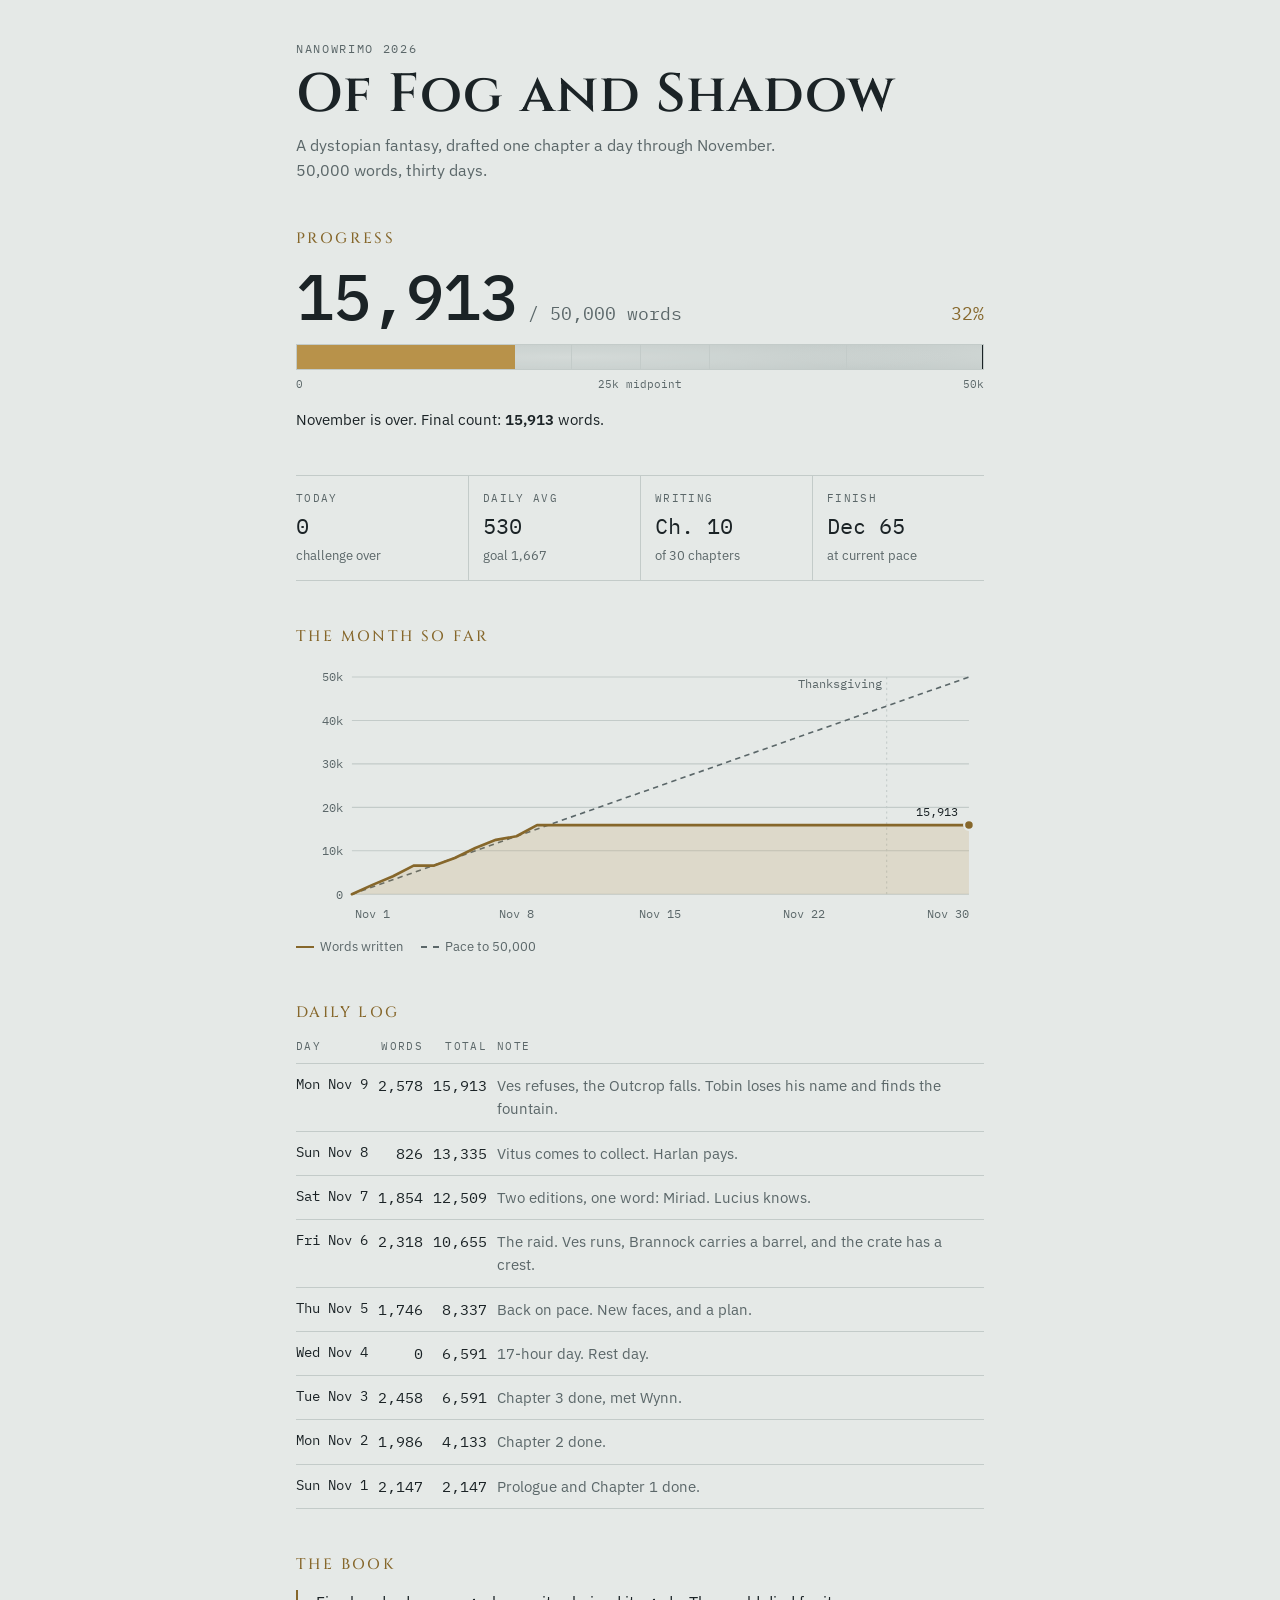
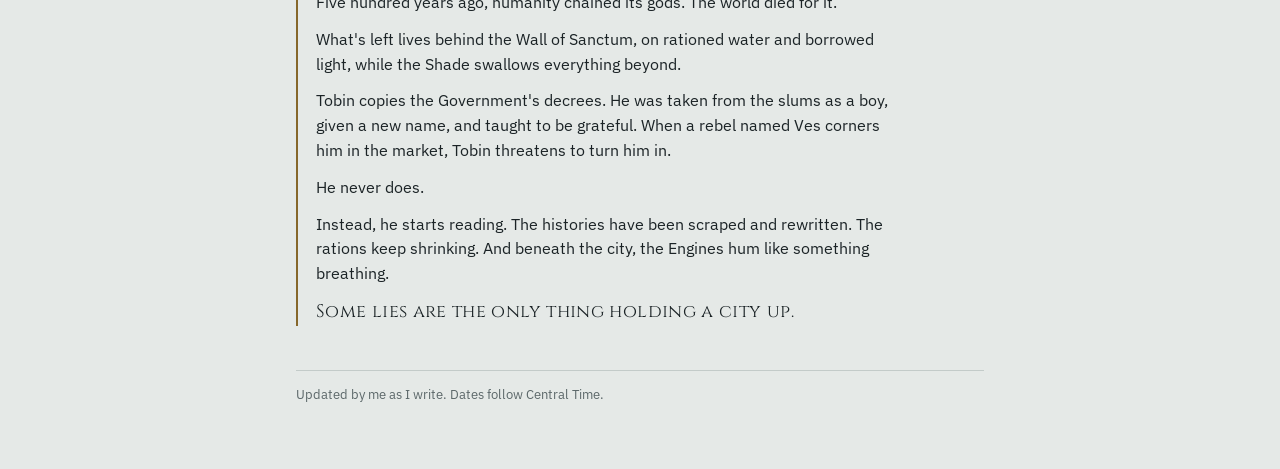
<file: nanowrimo/index.html>
<!doctype html>
<html lang="en">
<head>
<meta charset="utf-8">
<meta name="viewport" content="width=device-width, initial-scale=1, viewport-fit=cover">
<title>Of Fog and Shadow</title>
<meta name="description" content="Joel's NaNoWriMo 2026 progress on Of Fog and Shadow, a dystopian fantasy novel.">
<link rel="preconnect" href="https://fonts.googleapis.com">
<link rel="preconnect" href="https://fonts.gstatic.com" crossorigin>
<link rel="stylesheet" href="https://fonts.googleapis.com/css2?family=Cinzel:wght@500;600&family=IBM+Plex+Sans:wght@400;500;600&family=IBM+Plex+Mono:wght@400;500&display=swap">
<style>
/* One narrow column, read top to bottom like a ledger kept inside the Wall.
   The progress bar is the city's edge: words written are clear ground, the rest is still Fog. */
:root {
  --bg: #E5E9E7;
  --surface: #F1F3F1;
  --ink: #1B2326;
  --muted: #5B6769;
  --line: #C3CBC9;
  --brass: #86672B;
  --brass-fill: #B8924A;
  --fog-a: #C4CCCA;
  --fog-b: #D6DCDA;
  --good: #3F7350;
  --warn: #9A5B2A;
  --display: "Cinzel", "Trajan Pro", Georgia, serif;
  --body: "IBM Plex Sans", system-ui, -apple-system, "Segoe UI", sans-serif;
  --mono: "IBM Plex Mono", ui-monospace, "SFMono-Regular", Menlo, monospace;
  color-scheme: light;
}
@media (prefers-color-scheme: dark) {
  :root {
    --bg: #101618; --surface: #172022; --ink: #DCE3E1; --muted: #8C999A; --line: #2A3639;
    --brass: #D3AF68; --brass-fill: #A9863F; --fog-a: #2B3639; --fog-b: #3A474A;
    --good: #7FB892; --warn: #E0A36B; color-scheme: dark;
  }
}
* { box-sizing: border-box; }
html { -webkit-text-size-adjust: 100%; }
body { margin: 0; background: var(--bg); color: var(--ink); font-family: var(--body); font-size: 16px; line-height: 1.55; }
.wrap {
  max-width: 720px; margin: 0 auto;
  padding-left: max(16px, env(safe-area-inset-left, 0px));
  padding-right: max(16px, env(safe-area-inset-right, 0px));
  padding-block: 40px 64px;
  display: grid; gap: 44px;
}
.eyebrow { font-family: var(--mono); font-size: 12px; letter-spacing: .14em; text-transform: uppercase; color: var(--muted); margin: 0; }
h1 { font-family: var(--display); font-weight: 600; font-size: clamp(34px, 7vw, 54px); line-height: 1.05; letter-spacing: .02em; margin: 8px 0 10px; text-wrap: balance; }
h2 { font-family: var(--display); font-weight: 500; font-size: 15px; letter-spacing: .16em; text-transform: uppercase; margin: 0 0 14px; color: var(--brass); }
.lede { margin: 0; color: var(--muted); max-width: 52ch; }

.count { display: flex; align-items: baseline; flex-wrap: wrap; gap: 6px 12px; font-variant-numeric: tabular-nums; }
.count .big { font-family: var(--mono); font-weight: 500; font-size: clamp(40px, 9vw, 64px); line-height: 1; letter-spacing: -.02em; }
.count .of { font-family: var(--mono); color: var(--muted); font-size: 18px; }
.count .pct { margin-left: auto; font-family: var(--mono); color: var(--brass); font-size: 18px; }
.bar { position: relative; height: 26px; margin-top: 16px; border: 1px solid var(--line); background: var(--fog-a); overflow: hidden; }
.bar .fog { position: absolute; inset: 0; opacity: .9;
  background:
    radial-gradient(40% 120% at 20% 50%, var(--fog-b), transparent 70%),
    radial-gradient(35% 140% at 60% 40%, var(--fog-b), transparent 70%),
    radial-gradient(30% 120% at 90% 60%, var(--fog-b), transparent 70%);
  background-size: 200% 100%; animation: drift 18s linear infinite; }
@keyframes drift { from { background-position: 0 0; } to { background-position: -200% 0; } }
.bar .fill { position: absolute; inset: 0 auto 0 0; width: 0; background: var(--brass-fill); transition: width .8s ease; }
.bar .tick { position: absolute; top: 0; bottom: 0; width: 1px; background: var(--line); }
.bar .pace { position: absolute; top: -1px; bottom: -1px; width: 2px; background: var(--ink); }
@media (prefers-reduced-motion: reduce) { .bar .fog { animation: none; } .bar .fill { transition: none; } }
.scale { position: relative; height: 18px; margin-top: 6px; font-family: var(--mono); font-size: 11px; color: var(--muted); }
.scale span { position: absolute; transform: translateX(-50%); white-space: nowrap; }
.scale span:first-child { transform: none; }
.scale span:last-child { transform: translateX(-100%); }
.status { margin: 14px 0 0; font-size: 15px; }
.status b { font-weight: 600; }
.ahead { color: var(--good); }
.behind { color: var(--warn); }

.stats { display: grid; grid-template-columns: repeat(4, minmax(0, 1fr)); border-top: 1px solid var(--line); border-bottom: 1px solid var(--line); }
.stat { padding: 14px 12px 14px 0; display: grid; gap: 2px; }
.stat + .stat { padding-left: 14px; border-left: 1px solid var(--line); }
.stat .k { font-family: var(--mono); font-size: 11px; letter-spacing: .12em; text-transform: uppercase; color: var(--muted); }
.stat .v { font-family: var(--mono); font-size: 22px; font-variant-numeric: tabular-nums; }
.stat .s { font-size: 13px; color: var(--muted); }
@media (max-width: 560px) {
  .stats { grid-template-columns: repeat(2, minmax(0, 1fr)); }
  .stat:nth-child(3) { padding-left: 0; border-left: 0; }
  .stat:nth-child(n+3) { border-top: 1px solid var(--line); }
}

.chart { width: 100%; height: auto; display: block; }
.chart text { font-family: var(--mono); font-size: 11px; fill: var(--muted); }
.legend { display: flex; flex-wrap: wrap; gap: 6px 18px; font-size: 13px; color: var(--muted); margin-top: 6px; }
.legend i { display: inline-block; width: 18px; height: 0; border-top: 2px solid var(--brass); vertical-align: middle; margin-right: 6px; }
.legend i.dash { border-top: 2px dashed var(--muted); }

.log { width: 100%; border-collapse: collapse; font-size: 15px; }
.log th { text-align: left; font-family: var(--mono); font-weight: 400; font-size: 11px; letter-spacing: .12em; text-transform: uppercase; color: var(--muted); padding: 0 10px 8px 0; border-bottom: 1px solid var(--line); }
.log td { padding: 10px 10px 10px 0; border-bottom: 1px solid var(--line); vertical-align: top; }
.log td.n, .log th.n { text-align: right; font-family: var(--mono); font-variant-numeric: tabular-nums; white-space: nowrap; }
.log td.d { white-space: nowrap; font-family: var(--mono); font-size: 14px; }
.log td.note { color: var(--muted); }
.tablewrap { overflow-x: auto; }
.empty { padding: 22px; border: 1px dashed var(--line); color: var(--muted); }
.empty strong { color: var(--ink); font-weight: 500; }

.blurb { border-left: 2px solid var(--brass); padding-left: 18px; display: grid; gap: 12px; max-width: 60ch; }
.blurb p { margin: 0; }
.blurb .last { font-family: var(--display); font-size: 18px; letter-spacing: .02em; }

footer { font-size: 13px; color: var(--muted); border-top: 1px solid var(--line); padding-top: 14px; }
</style>
</head>
<body>
<div class="wrap">
  <header>
    <p class="eyebrow">NaNoWriMo 2026</p>
    <h1>Of Fog and Shadow</h1>
    <p class="lede">A dystopian fantasy, drafted one chapter a day through November. 50,000 words, thirty days.</p>
  </header>

  <section aria-labelledby="progress-h">
    <h2 id="progress-h">Progress</h2>
    <div class="count">
      <span class="big" id="total">0</span>
      <span class="of">/ 50,000 words</span>
      <span class="pct" id="pct">0%</span>
    </div>
    <div class="bar" role="img" id="bar" aria-label="Progress toward 50,000 words">
      <div class="fog"></div>
      <div class="tick" style="left:20%"></div>
      <div class="tick" style="left:40%"></div>
      <div class="tick" style="left:50%"></div>
      <div class="tick" style="left:60%"></div>
      <div class="tick" style="left:80%"></div>
      <div class="fill" id="fill"></div>
      <div class="pace" id="pace" hidden></div>
    </div>
    <div class="scale" aria-hidden="true">
      <span style="left:0">0</span>
      <span style="left:50%">25k midpoint</span>
      <span style="left:100%">50k</span>
    </div>
    <p class="status" id="status">Loading progress…</p>
  </section>

  <section class="stats" aria-label="Stats">
    <div class="stat"><span class="k">Today</span><span class="v" id="s-today">0</span><span class="s" id="s-today-s">words logged</span></div>
    <div class="stat"><span class="k">Daily avg</span><span class="v" id="s-avg">0</span><span class="s">goal 1,667</span></div>
    <div class="stat"><span class="k">Writing</span><span class="v" id="s-ch">Prologue</span><span class="s">of 30 chapters</span></div>
    <div class="stat"><span class="k">Finish</span><span class="v" id="s-fin">Nov 30</span><span class="s" id="s-fin-s">target</span></div>
  </section>

  <section aria-labelledby="chart-h">
    <h2 id="chart-h">The month so far</h2>
    <svg class="chart" id="chart" viewBox="0 0 640 250" role="img" aria-label="Cumulative words by day compared with the pace needed to reach 50,000"></svg>
    <div class="legend"><span><i></i>Words written</span><span><i class="dash"></i>Pace to 50,000</span></div>
  </section>

  <section aria-labelledby="log-h">
    <h2 id="log-h">Daily log</h2>
    <div id="log"></div>
  </section>

  <section aria-labelledby="blurb-h">
    <h2 id="blurb-h">The book</h2>
    <div class="blurb">
      <p>Five hundred years ago, humanity chained its gods. The world died for it.</p>
      <p>What's left lives behind the Wall of Sanctum, on rationed water and borrowed light, while the Shade swallows everything beyond.</p>
      <p>Tobin copies the Government's decrees. He was taken from the slums as a boy, given a new name, and taught to be grateful. When a rebel named Ves corners him in the market, Tobin threatens to turn him in.</p>
      <p>He never does.</p>
      <p>Instead, he starts reading. The histories have been scraped and rewritten. The rations keep shrinking. And beneath the city, the Engines hum like something breathing.</p>
      <p class="last">Some lies are the only thing holding a city up.</p>
    </div>
  </section>

  <footer>Updated by me as I write. Dates follow Central Time.</footer>
</div>

<script>
(function () {
  "use strict";
  var GOAL = 50000, DAYS = 30, DAILY = Math.ceil(GOAL / DAYS);
  var WEEK = ["Sun","Mon","Tue","Wed","Thu","Fri","Sat"];
  var entries = {}; // day number -> { words, note }

  function $(id) { return document.getElementById(id); }
  function fmt(n) { return Math.round(n).toLocaleString("en-US"); }
  function weekday(day) { return WEEK[new Date(Date.UTC(2026, 10, day)).getUTCDay()]; }

  // Today's position in November 2026, in Central Time. 0 = before Nov 1, 31 = after Nov 30.
  function today() {
    var p = {};
    new Intl.DateTimeFormat("en-US", { timeZone: "America/Chicago", year: "numeric", month: "numeric", day: "numeric" })
      .formatToParts(new Date()).forEach(function (x) { p[x.type] = +x.value; });
    var t = Date.UTC(p.year, p.month - 1, p.day), start = Date.UTC(2026, 10, 1);
    var idx = Math.floor((t - start) / 864e5) + 1;
    return { idx: idx < 1 ? 0 : idx > 30 ? 31 : idx, untilStart: Math.ceil((start - t) / 864e5) };
  }

  function words(day) { var e = entries[day]; return e ? e.words : 0; }

  // Read progress.json, ignoring anything malformed rather than breaking the page.
  function load(data) {
    entries = {};
    var list = data && Array.isArray(data.entries) ? data.entries : [];
    list.forEach(function (e) {
      if (!e) return;
      var d = Math.round(+e.day), w = Math.round(+e.words);
      if (!(d >= 1 && d <= DAYS) || !isFinite(w) || w < 0) return;
      entries[d] = { words: w, note: typeof e.note === "string" ? e.note.slice(0, 200) : "" };
    });
  }

  function compute() {
    var t = today(), total = 0, cum = [0], last = 0;
    for (var d = 1; d <= DAYS; d++) {
      total += words(d); cum.push(total);
      if (entries[d]) last = d;
    }
    var elapsed = Math.min(Math.max(t.idx, 0), DAYS);
    return { t: t, total: total, cum: cum, last: last, elapsed: elapsed, pace: Math.round(GOAL * elapsed / DAYS) };
  }

  function render() {
    var c = compute(), t = c.t, total = c.total;
    var pct = Math.min(100, total / GOAL * 100);
    $("total").textContent = fmt(total);
    $("pct").textContent = (pct >= 100 ? 100 : pct.toFixed(pct < 10 ? 1 : 0)) + "%";
    $("fill").style.width = pct + "%";
    $("bar").setAttribute("aria-label", fmt(total) + " of 50,000 words written");
    var paceEl = $("pace");
    if (c.elapsed > 0) {
      paceEl.hidden = false;
      paceEl.style.left = "calc(" + (c.pace / GOAL * 100) + "% - 1px)";
      paceEl.title = "Pace for today: " + fmt(c.pace);
    } else paceEl.hidden = true;

    var st = $("status");
    if (total >= GOAL) {
      st.innerHTML = "<b class=\"ahead\">Done.</b> 50,000 words reached. The Fog has lifted.";
    } else if (t.idx === 0) {
      st.innerHTML = "Drafting starts <b>Sunday, November 1</b>. " +
        (t.untilStart === 1 ? "1 day to go." : t.untilStart + " days to go.");
    } else if (t.idx > DAYS) {
      st.innerHTML = "November is over. Final count: <b>" + fmt(total) + "</b> words.";
    } else {
      var diff = total - c.pace, left = GOAL - total, daysLeft = DAYS - t.idx + 1;
      var need = Math.ceil(left / daysLeft);
      var lead = diff >= 0
        ? "<b class=\"ahead\">" + fmt(diff) + " words ahead</b> of pace"
        : "<b class=\"behind\">" + fmt(-diff) + " words behind</b> pace";
      st.innerHTML = "Day " + t.idx + " of 30. " + lead + ". " + fmt(need) + " a day finishes on time.";
    }

    var todayWords = t.idx >= 1 && t.idx <= DAYS ? words(t.idx) : 0;
    $("s-today").textContent = fmt(todayWords);
    $("s-today-s").textContent = t.idx === 0 ? "starts Nov 1" : t.idx > DAYS ? "challenge over" : weekday(t.idx) + ", Nov " + t.idx;
    var avg = c.elapsed > 0 ? total / c.elapsed : 0;
    $("s-avg").textContent = fmt(avg);
    $("s-ch").textContent = total >= GOAL ? "Done" : total === 0 ? "Prologue" : "Ch. " + Math.min(30, Math.floor(total / DAILY) + 1);
    var fin = $("s-fin"), finS = $("s-fin-s");
    if (total >= GOAL) {
      var dayDone = 0;
      for (var i = 1; i <= DAYS; i++) if (c.cum[i] >= GOAL) { dayDone = i; break; }
      fin.textContent = "Nov " + dayDone; finS.textContent = "finished";
    } else if (avg > 0) {
      var proj = Math.ceil(GOAL / avg);
      fin.textContent = proj <= DAYS ? "Nov " + proj : "Dec " + (proj - DAYS);
      finS.textContent = "at current pace";
    } else { fin.textContent = "Nov 30"; finS.textContent = "target"; }

    drawChart(c);
    drawLog(c);
  }

  function el(name, attrs, text) {
    var n = document.createElementNS("http://www.w3.org/2000/svg", name);
    for (var k in attrs) n.setAttribute(k, attrs[k]);
    if (text != null) n.textContent = text;
    return n;
  }

  function drawChart(c) {
    var svg = $("chart"); while (svg.firstChild) svg.removeChild(svg.firstChild);
    var L = 52, R = 14, T = 14, B = 34, W = 640, H = 250, pw = W - L - R, ph = H - T - B;
    var ymax = Math.max(GOAL, Math.ceil(c.total / 10000) * 10000);
    function x(d) { return L + pw * d / DAYS; }
    function y(v) { return T + ph - ph * v / ymax; }
    for (var v = 0; v <= ymax; v += 10000) {
      svg.appendChild(el("line", { x1: L, x2: W - R, y1: y(v), y2: y(v), stroke: "var(--line)", "stroke-width": 1 }));
      svg.appendChild(el("text", { x: L - 8, y: y(v) + 4, "text-anchor": "end" }, v === 0 ? "0" : (v / 1000) + "k"));
    }
    [1, 8, 15, 22, 30].forEach(function (d) {
      svg.appendChild(el("text", { x: x(d), y: H - 12, "text-anchor": d === 30 ? "end" : "middle" }, "Nov " + d));
    });
    svg.appendChild(el("line", { x1: x(26), x2: x(26), y1: T, y2: T + ph, stroke: "var(--line)", "stroke-dasharray": "2 3" }));
    svg.appendChild(el("text", { x: x(26) - 4, y: T + 10, "text-anchor": "end" }, "Thanksgiving"));
    svg.appendChild(el("line", { x1: x(0), y1: y(0), x2: x(30), y2: y(GOAL), stroke: "var(--muted)", "stroke-width": 1.5, "stroke-dasharray": "5 4", fill: "none" }));
    var upto = Math.max(c.last, c.elapsed);
    if (c.t.idx >= 1 && upto > 0) {
      var pts = [], area = "M" + x(0) + " " + y(0);
      for (var d = 0; d <= upto; d++) { pts.push(x(d) + "," + y(c.cum[d])); area += " L" + x(d) + " " + y(c.cum[d]); }
      area += " L" + x(upto) + " " + y(0) + " Z";
      svg.appendChild(el("path", { d: area, fill: "var(--brass-fill)", "fill-opacity": 0.18, stroke: "none" }));
      svg.appendChild(el("polyline", { points: pts.join(" "), fill: "none", stroke: "var(--brass)", "stroke-width": 2.5, "stroke-linejoin": "round", "stroke-linecap": "round" }));
      svg.appendChild(el("circle", { cx: x(upto), cy: y(c.cum[upto]), r: 4.5, fill: "var(--brass)", stroke: "var(--bg)", "stroke-width": 2 }));
      var anchor = upto > 24 ? "end" : "start";
      svg.appendChild(el("text", { x: x(upto) + (anchor === "end" ? -10 : 10), y: y(c.cum[upto]) - 8, "text-anchor": anchor, style: "fill: var(--ink)" }, fmt(c.cum[upto])));
    } else {
      svg.appendChild(el("text", { x: L + pw / 2, y: T + ph / 2, "text-anchor": "middle" }, ""));
    }
  }

  function drawLog(c) {
    var box = $("log"); box.textContent = "";
    var days = [];
    for (var d = DAYS; d >= 1; d--) if (entries[d]) days.push(d);
    if (!days.length) {
      var e = document.createElement("div"); e.className = "empty";
      var s = document.createElement("strong"); s.textContent = "No entries yet. ";
      e.appendChild(s);
      e.appendChild(document.createTextNode("Each day's word count and a short note will show up here once the writing starts."));
      box.appendChild(e); return;
    }
    var wrap = document.createElement("div"); wrap.className = "tablewrap";
    var tbl = document.createElement("table"); tbl.className = "log";
    tbl.innerHTML = "<thead><tr><th>Day</th><th class=\"n\">Words</th><th class=\"n\">Total</th><th>Note</th></tr></thead>";
    var tb = document.createElement("tbody");
    days.forEach(function (d) {
      var tr = document.createElement("tr");
      var a = document.createElement("td"); a.className = "d"; a.textContent = weekday(d) + " Nov " + d;
      var b = document.createElement("td"); b.className = "n"; b.textContent = fmt(words(d));
      var t2 = document.createElement("td"); t2.className = "n"; t2.textContent = fmt(c.cum[d]);
      var n = document.createElement("td"); n.className = "note"; n.textContent = entries[d].note;
      tr.appendChild(a); tr.appendChild(b); tr.appendChild(t2); tr.appendChild(n); tb.appendChild(tr);
    });
    tbl.appendChild(tb); wrap.appendChild(tbl); box.appendChild(wrap);
  }

  render();
  fetch("progress.json?t=" + Date.now(), { cache: "no-store" })
    .then(function (r) { if (!r.ok) throw new Error(r.status); return r.json(); })
    .then(function (data) { load(data); render(); })
    .catch(function () {
      render();
      $("status").textContent = "Couldn't load the latest word count. Try refreshing in a minute.";
    });
})();
</script>
</body>
</html>
</file>
